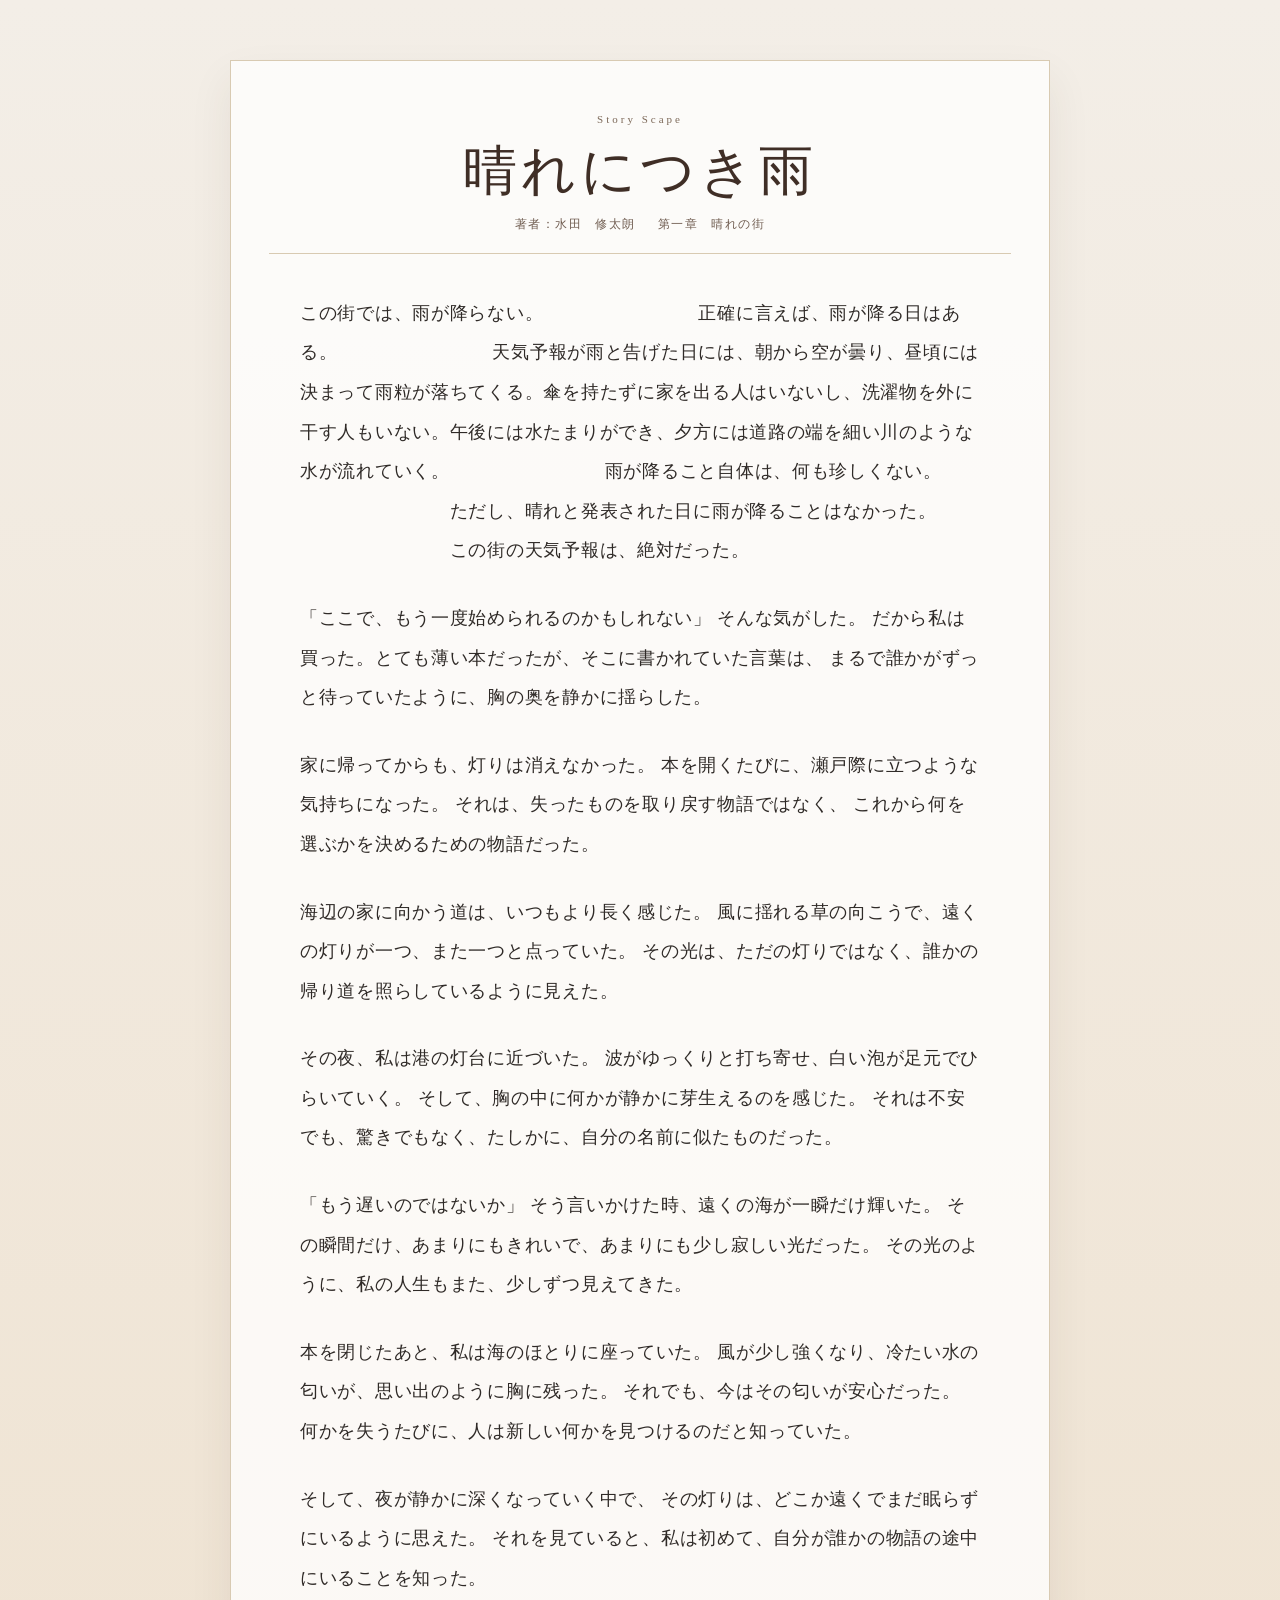
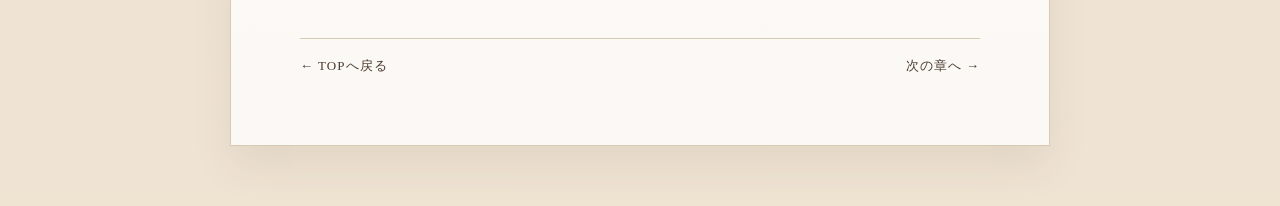
<file: genre=hare1.html>
<!DOCTYPE html>
<html lang="ja">

<head>
    <meta charset="UTF-8">
    <meta name="viewport" content="width=device-width, initial-scale=1.0">
    <title>海辺の小さな灯り | Story Scape</title>
    <link rel="stylesheet" href="style.css">
</head>

<body class="story-body">

    <div class="story-page">

        <header class="story-header">
            <p class="story-kicker">Story Scape</p>
            <h1>晴れにつき雨</h1>
            <div class="story-meta">
            <span>著者：水田　修太朗</span>
            <span>第一章　晴れの街</span>
            </div>
        </header>

        <main class="story-content">
            <p>
             この街では、雨が降らない。
　　　　　　　　正確に言えば、雨が降る日はある。
　　　　　　　　天気予報が雨と告げた日には、朝から空が曇り、昼頃には決まって雨粒が落ちてくる。傘を持たずに家を出る人はいないし、洗濯物を外に干す人もいない。午後には水たまりができ、夕方には道路の端を細い川のような水が流れていく。
　　　　　　　　雨が降ること自体は、何も珍しくない。
　　　　　　　　ただし、晴れと発表された日に雨が降ることはなかった。
　　　　　　　　この街の天気予報は、絶対だった。
            </p>

            <p>
                「ここで、もう一度始められるのかもしれない」
                そんな気がした。
                だから私は買った。とても薄い本だったが、そこに書かれていた言葉は、
                まるで誰かがずっと待っていたように、胸の奥を静かに揺らした。
            </p>

            <p>
                家に帰ってからも、灯りは消えなかった。
                本を開くたびに、瀬戸際に立つような気持ちになった。
                それは、失ったものを取り戻す物語ではなく、
                これから何を選ぶかを決めるための物語だった。
            </p>

            <p>
                海辺の家に向かう道は、いつもより長く感じた。
                風に揺れる草の向こうで、遠くの灯りが一つ、また一つと点っていた。
                その光は、ただの灯りではなく、誰かの帰り道を照らしているように見えた。
            </p>

            <p>
                その夜、私は港の灯台に近づいた。
                波がゆっくりと打ち寄せ、白い泡が足元でひらいていく。
                そして、胸の中に何かが静かに芽生えるのを感じた。
                それは不安でも、驚きでもなく、たしかに、自分の名前に似たものだった。
            </p>

            <p>
                「もう遅いのではないか」
                そう言いかけた時、遠くの海が一瞬だけ輝いた。
                その瞬間だけ、あまりにもきれいで、あまりにも少し寂しい光だった。
                その光のように、私の人生もまた、少しずつ見えてきた。
            </p>

            <p>
                本を閉じたあと、私は海のほとりに座っていた。
                風が少し強くなり、冷たい水の匂いが、思い出のように胸に残った。
                それでも、今はその匂いが安心だった。
                何かを失うたびに、人は新しい何かを見つけるのだと知っていた。
            </p>

            <p>
                そして、夜が静かに深くなっていく中で、
                その灯りは、どこか遠くでまだ眠らずにいるように思えた。
                それを見ていると、私は初めて、自分が誰かの物語の途中にいることを知った。
            </p>
        </main>

        <nav class="story-nav" aria-label="物語の移動">
            <a href="index.html">← TOPへ戻る</a>
            <a href="#">次の章へ →</a>
        </nav>

    </div>

</body>

</html>
</file>
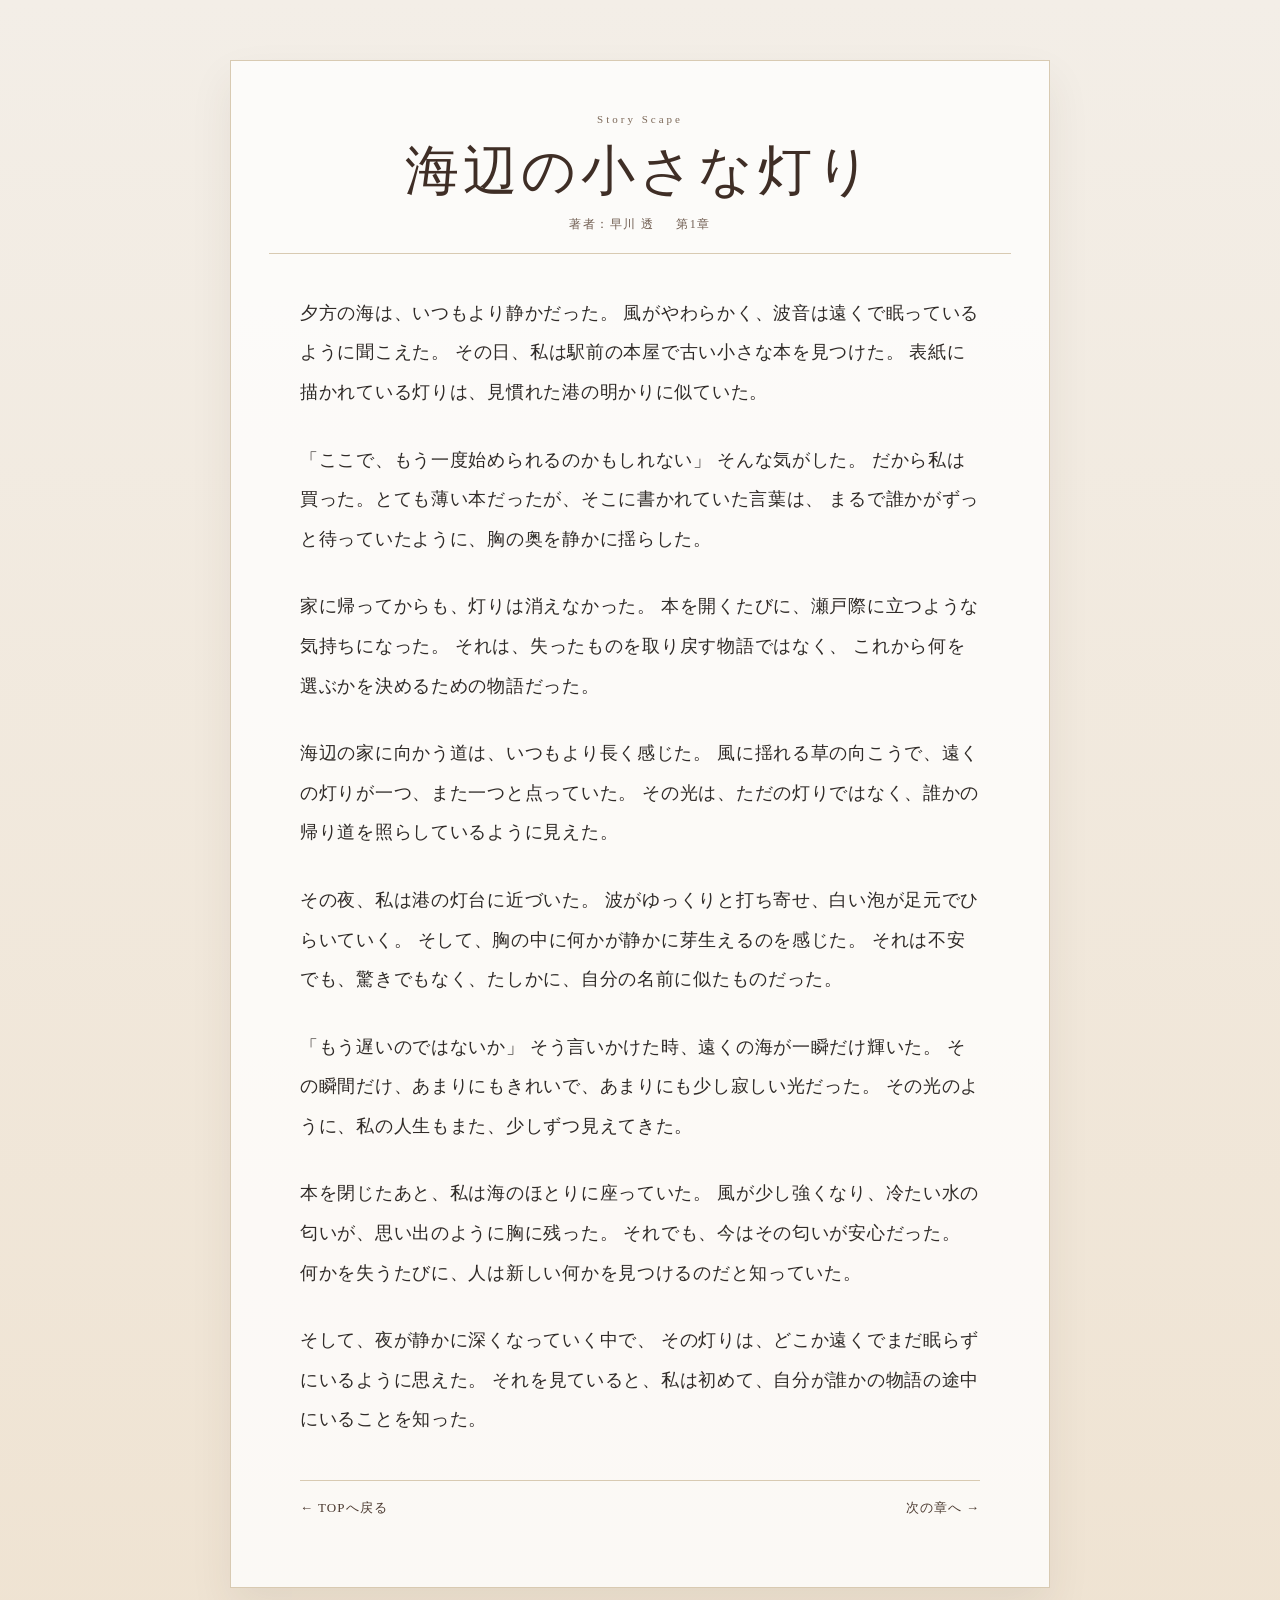
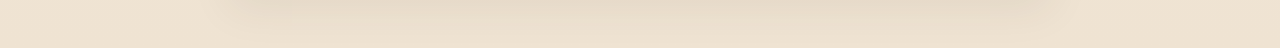
<file: genre=hare2.html>
<!DOCTYPE html>
<html lang="ja">

<head>
    <meta charset="UTF-8">
    <meta name="viewport" content="width=device-width, initial-scale=1.0">
    <title>海辺の小さな灯り | Story Scape</title>
    <link rel="stylesheet" href="style.css">
</head>

<body class="story-body">

    <div class="story-page">

        <header class="story-header">
            <p class="story-kicker">Story Scape</p>
            <h1>海辺の小さな灯り</h1>
            <div class="story-meta">
                <span>著者：早川 透</span>
                <span>第1章</span>
            </div>
        </header>

        <main class="story-content">
            <p>
                夕方の海は、いつもより静かだった。
                風がやわらかく、波音は遠くで眠っているように聞こえた。
                その日、私は駅前の本屋で古い小さな本を見つけた。
                表紙に描かれている灯りは、見慣れた港の明かりに似ていた。
            </p>

            <p>
                「ここで、もう一度始められるのかもしれない」
                そんな気がした。
                だから私は買った。とても薄い本だったが、そこに書かれていた言葉は、
                まるで誰かがずっと待っていたように、胸の奥を静かに揺らした。
            </p>

            <p>
                家に帰ってからも、灯りは消えなかった。
                本を開くたびに、瀬戸際に立つような気持ちになった。
                それは、失ったものを取り戻す物語ではなく、
                これから何を選ぶかを決めるための物語だった。
            </p>

            <p>
                海辺の家に向かう道は、いつもより長く感じた。
                風に揺れる草の向こうで、遠くの灯りが一つ、また一つと点っていた。
                その光は、ただの灯りではなく、誰かの帰り道を照らしているように見えた。
            </p>

            <p>
                その夜、私は港の灯台に近づいた。
                波がゆっくりと打ち寄せ、白い泡が足元でひらいていく。
                そして、胸の中に何かが静かに芽生えるのを感じた。
                それは不安でも、驚きでもなく、たしかに、自分の名前に似たものだった。
            </p>

            <p>
                「もう遅いのではないか」
                そう言いかけた時、遠くの海が一瞬だけ輝いた。
                その瞬間だけ、あまりにもきれいで、あまりにも少し寂しい光だった。
                その光のように、私の人生もまた、少しずつ見えてきた。
            </p>

            <p>
                本を閉じたあと、私は海のほとりに座っていた。
                風が少し強くなり、冷たい水の匂いが、思い出のように胸に残った。
                それでも、今はその匂いが安心だった。
                何かを失うたびに、人は新しい何かを見つけるのだと知っていた。
            </p>

            <p>
                そして、夜が静かに深くなっていく中で、
                その灯りは、どこか遠くでまだ眠らずにいるように思えた。
                それを見ていると、私は初めて、自分が誰かの物語の途中にいることを知った。
            </p>
        </main>

        <nav class="story-nav" aria-label="物語の移動">
            <a href="index.html">← TOPへ戻る</a>
            <a href="#">次の章へ →</a>
        </nav>

    </div>

</body>

</html>
</file>
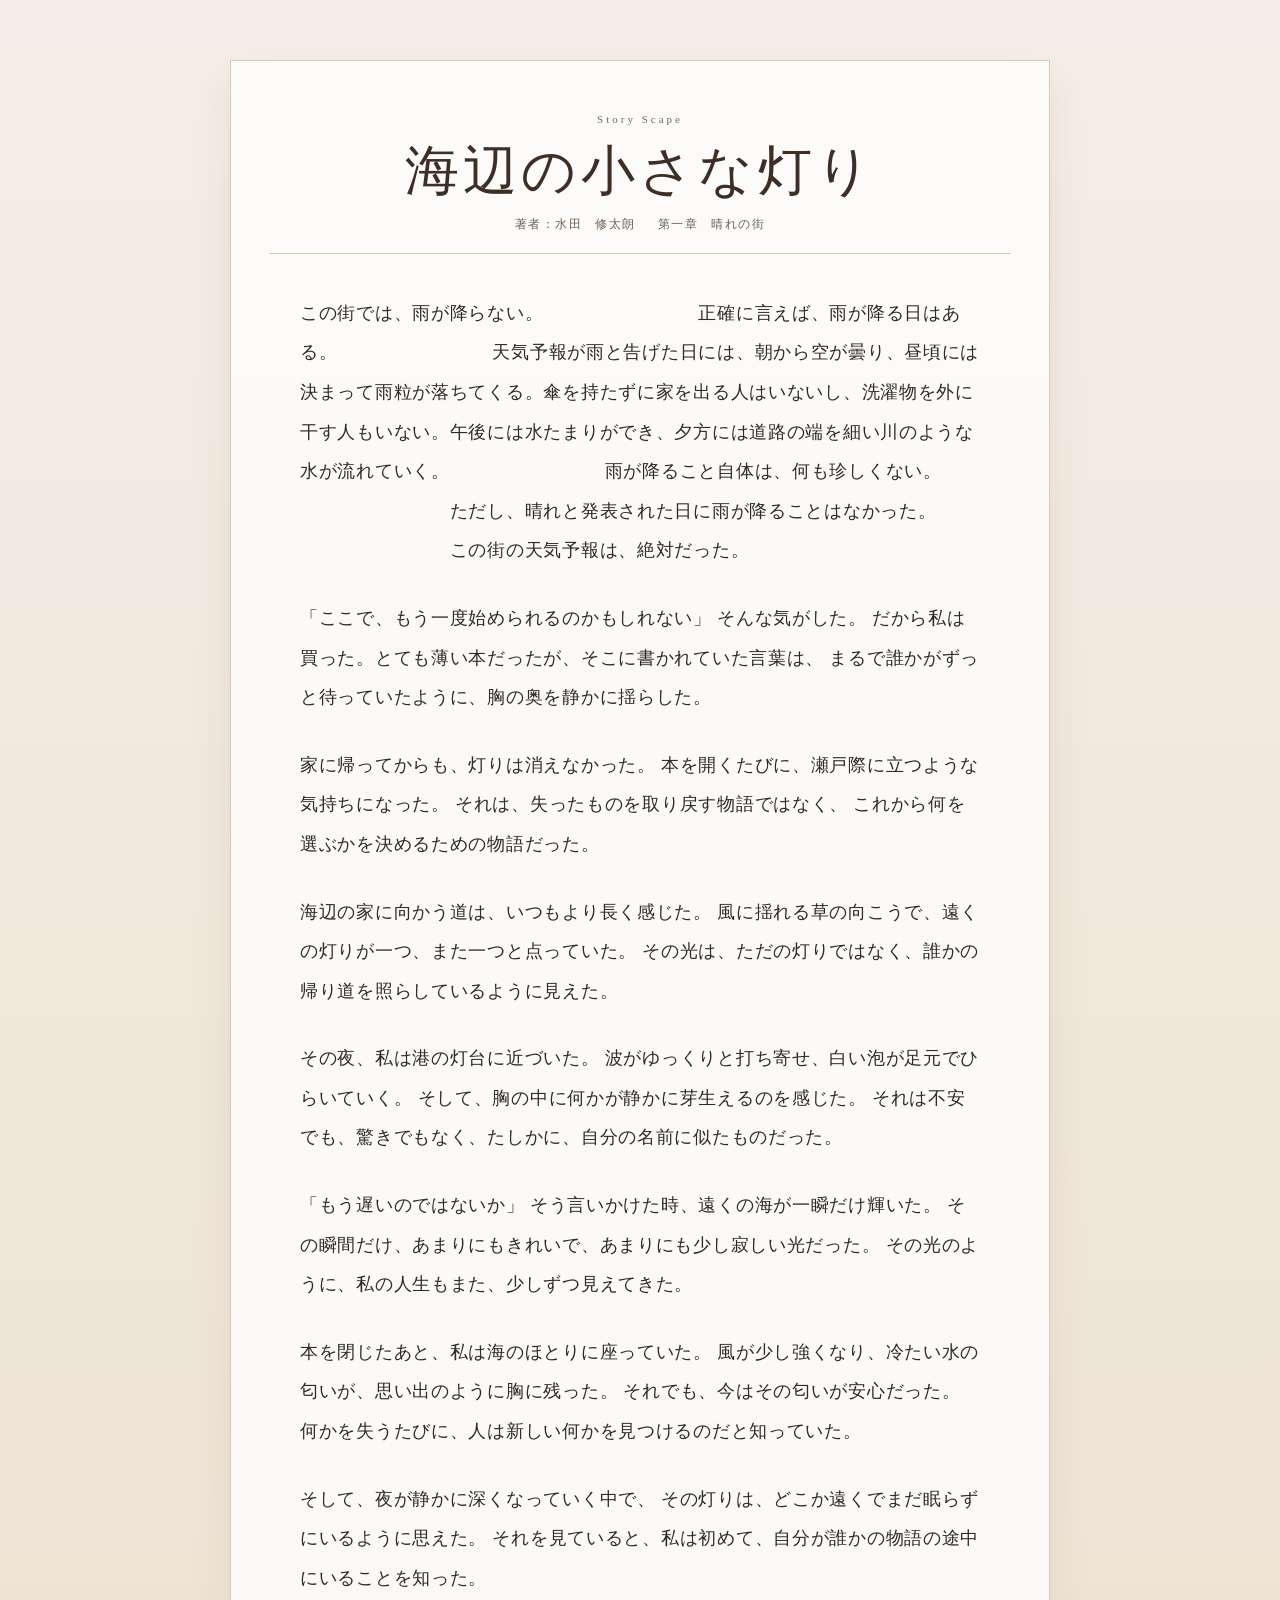
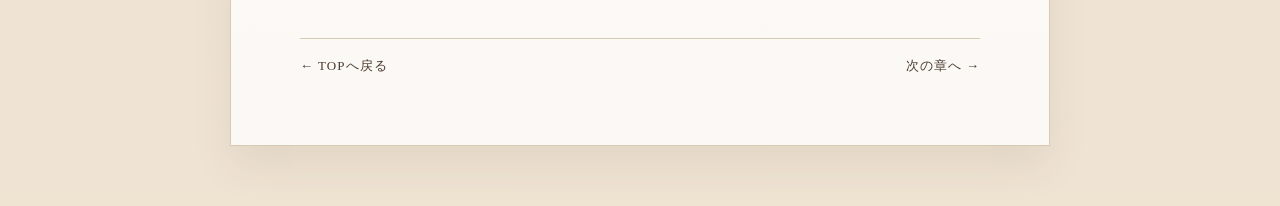
<file: genre=love1.html>
<!DOCTYPE html>
<html lang="ja">

<head>
    <meta charset="UTF-8">
    <meta name="viewport" content="width=device-width, initial-scale=1.0">
    <title>海辺の小さな灯り | Story Scape</title>
    <link rel="stylesheet" href="style.css">
</head>

<body class="story-body">

    <div class="story-page">

        <header class="story-header">
            <p class="story-kicker">Story Scape</p>
            <h1>海辺の小さな灯り</h1>
            <div class="story-meta">
                <span>著者：水田　修太朗</span>
                <span>第一章　晴れの街</span>
            </div>
        </header>

        <main class="story-content">
            <p>
             この街では、雨が降らない。
　　　　　　　　正確に言えば、雨が降る日はある。
　　　　　　　　天気予報が雨と告げた日には、朝から空が曇り、昼頃には決まって雨粒が落ちてくる。傘を持たずに家を出る人はいないし、洗濯物を外に干す人もいない。午後には水たまりができ、夕方には道路の端を細い川のような水が流れていく。
　　　　　　　　雨が降ること自体は、何も珍しくない。
　　　　　　　　ただし、晴れと発表された日に雨が降ることはなかった。
　　　　　　　　この街の天気予報は、絶対だった。

            </p>

            <p>
                「ここで、もう一度始められるのかもしれない」
                そんな気がした。
                だから私は買った。とても薄い本だったが、そこに書かれていた言葉は、
                まるで誰かがずっと待っていたように、胸の奥を静かに揺らした。
            </p>

            <p>
                家に帰ってからも、灯りは消えなかった。
                本を開くたびに、瀬戸際に立つような気持ちになった。
                それは、失ったものを取り戻す物語ではなく、
                これから何を選ぶかを決めるための物語だった。
            </p>

            <p>
                海辺の家に向かう道は、いつもより長く感じた。
                風に揺れる草の向こうで、遠くの灯りが一つ、また一つと点っていた。
                その光は、ただの灯りではなく、誰かの帰り道を照らしているように見えた。
            </p>

            <p>
                その夜、私は港の灯台に近づいた。
                波がゆっくりと打ち寄せ、白い泡が足元でひらいていく。
                そして、胸の中に何かが静かに芽生えるのを感じた。
                それは不安でも、驚きでもなく、たしかに、自分の名前に似たものだった。
            </p>

            <p>
                「もう遅いのではないか」
                そう言いかけた時、遠くの海が一瞬だけ輝いた。
                その瞬間だけ、あまりにもきれいで、あまりにも少し寂しい光だった。
                その光のように、私の人生もまた、少しずつ見えてきた。
            </p>

            <p>
                本を閉じたあと、私は海のほとりに座っていた。
                風が少し強くなり、冷たい水の匂いが、思い出のように胸に残った。
                それでも、今はその匂いが安心だった。
                何かを失うたびに、人は新しい何かを見つけるのだと知っていた。
            </p>

            <p>
                そして、夜が静かに深くなっていく中で、
                その灯りは、どこか遠くでまだ眠らずにいるように思えた。
                それを見ていると、私は初めて、自分が誰かの物語の途中にいることを知った。
            </p>
        </main>

        <nav class="story-nav" aria-label="物語の移動">
            <a href="index.html">← TOPへ戻る</a>
            <a href="#">次の章へ →</a>
        </nav>

    </div>

</body>

</html>
</file>
<file: style.css>
/* ==================================================
   リセット
================================================== */

* {
    margin: 0;
    padding: 0;
    box-sizing: border-box;
}

html {
    scroll-behavior: smooth;
}

body {
    background-color: #e5e5e5;
    color: #292929;

    font-family:
        "Hiragino Mincho ProN",
        "Yu Mincho",
        "YuMincho",
        serif;
}


/* ==================================================
   サイト全体
================================================== */

.site-wrapper {
    position: relative;

    width: 100%;
    max-width: 1200px;

    margin: 0 auto;
    padding: 20px;

    /* display: flex; */
    /* align-items: flex-start; */
    gap: 30px;
}


/* ==================================================
   左側メイン
================================================== */

.main-content {
    /* width: calc(100% - 450px); */
    width: 100%;

    background-color: #f8f3e7;

    overflow: hidden;
}


/* ==================================================
   TOP
================================================== */

.top-section {
    position: relative;

    width: 100%;
    height: 300px;

    overflow: hidden;
}

.top-image {
    width: 100%;
    height: 100%;

    display: block;

    object-fit: cover;
}

.top-section::after {
    content: "";

    position: absolute;
    inset: 0;

    background:
        linear-gradient(
            rgba(255, 255, 255, 0.70),
            rgba(255, 255, 255, 0.50)
        );

    pointer-events: none;
}


/* ==================================================
   TOP文字
================================================== */

.top-text {
    position: absolute;

    z-index: 2;

    top: 50%;
    left: 50%;

    transform:
        translate(-50%, -50%);

    width: 100%;

    text-align: center;

    color: #7a4a2d;
}

.top-text h1 {
    font-family:
        Georgia,
        "Times New Roman",
        serif;

    font-size: 60px;
    font-weight: 400;

    letter-spacing: 1px;

    margin-bottom: 10px;
    color: #7a4a2d;
}

.top-text p {
    font-size: 12px;

    letter-spacing: 1px;
    color: #7a4a2d;
}


/* ==================================================
   サイト概要
================================================== */

.about-section {
    position: relative;

    margin: 10px;
    padding: 10px;

    background-color: #f8f5ef;

    border:
        1px solid #d8d0c5;
}

.about-inner {
    position: relative;

    padding:
        35px 25px 40px;

    border:
        1px solid #ddd6cb;
}

.section-heading {
    display: flex;

    align-items: center;
    justify-content: center;

    gap: 15px;

    margin-bottom: 25px;
}

.section-heading span {
    display: block;

    width: 45px;
    height: 1px;

    background-color: #777;
}

.section-heading h2 {
    font-size: 25px;

    font-weight: 400;

    letter-spacing: 3px;
}

.about-text {
    font-size: 12px;

    line-height: 2;

    letter-spacing: 0.5px;
}

.about-text p {
    margin-bottom: 14px;
}

.about-text p:last-child {
    margin-bottom: 0;
}

.about-emphasis {
    margin-top: 25px;

    font-size: 12px;
}


/* ==================================================
   葉っぱ装飾
================================================== */

.leaf-decoration {
    position: absolute;

    z-index: 3;

    color: #aaa092;

    font-size: 55px;

    opacity: 0.6;
}

.leaf-left {
    top: -4px;
    left: 2px;

    transform:
        rotate(-25deg);
}

.leaf-right {
    right: 0;
    bottom: -5px;

    transform:
        rotate(155deg);
}


/* ==================================================
   ジャンル一覧
================================================== */

.genre-section {
    position: relative;

    width: 100%;

    min-height: 730px;

    overflow: hidden;
}

.genre-background {
    position: absolute;

    z-index: 0;

    inset: 0;

    width: 100%;
    height: 100%;

    object-fit: cover;
    object-position: center;
}

.genre-overlay {
    position: absolute;

    z-index: 1;

    inset: 0;

    background:
        rgba(25, 35, 35, 0.25);
}

.genre-content {
    position: relative;

    z-index: 2;

    padding:
        90px 20px 50px;
}

.genre-heading {
    display: flex;

    align-items: center;
    justify-content: center;

    gap: 15px;

    margin-bottom: 65px;
}

.genre-heading span {
    width: 40px;
    height: 1px;

    background-color: #ffffff;

    opacity: 0.8;
}

.genre-heading h2 {
    color: white;

    font-size: 27px;

    font-weight: 400;

    letter-spacing: 5px;

    text-shadow:
        0 2px 5px rgba(0, 0, 0, 0.5);
}


/* ==================================================
   ジャンルカード
================================================== */

.genre-grid {
    display: grid;

    grid-template-columns:
        repeat(3, 1fr);

    gap: 20px;

    max-width: 440px;

    margin: 0 auto;
}

.genre-card {
    position: relative;

    height: 140px;

    display: flex;

    flex-direction: column;

    justify-content: center;
    align-items: center;

    text-decoration: none;

    color: #333;

    background:
        rgba(255, 255, 255, 0.86);

    border:
        1px solid rgba(255, 255, 255, 0.9);

    border-radius: 15px;

    box-shadow:
        0 3px 10px
        rgba(0, 0, 0, 0.15);

    transition:
        0.3s ease;
}

.genre-icon {
    margin-bottom: 10px;

    font-size: 25px;

    color: #817667;
}

.genre-card span {
    font-size: 13px;

    letter-spacing: 2px;
}

.genre-card:hover {
    transform:
        translateY(-7px);

    background:
        rgba(255, 255, 255, 0.97);

    box-shadow:
        0 8px 18px
        rgba(0, 0, 0, 0.2);
}


/* ==================================================
   作品一覧
================================================== */

.works-section {
    background-color: #f8f3e7;

    padding-bottom: 60px;
}

.works-heading {
    position: relative;

    display: flex;

    justify-content: center;
    align-items: center;

    gap: 15px;

    padding:
        55px 25px 45px;
}

.works-heading > span {
    width: 45px;
    height: 1px;

    background-color: #958c7d;
}

.works-heading h2 {
    font-size: 27px;

    font-weight: 400;

    letter-spacing: 4px;
}

.works-decoration {
    position: absolute;

    left: 25px;
    top: 15px;

    font-size: 50px;

    color: #aaa092;

    opacity: 0.7;

    transform:
        rotate(-20deg);
}

.works-decoration.right {
    left: auto;

    right: 25px;

    transform:
        rotate(160deg);
}


/* ==================================================
   作品カード
================================================== */

.works-grid {
    display: grid;

    grid-template-columns:
        repeat(2, 1fr);

    gap: 25px;

    padding:
        0 25px;
}

.work-card {
    display: block;

    background-color: white;

    color: #292929;

    text-decoration: none;

    box-shadow:
        0 2px 8px
        rgba(0, 0, 0, 0.08);

    transition:
        0.3s ease;
}

.work-card:hover {
    transform:
        translateY(-6px);

    box-shadow:
        0 8px 18px
        rgba(0, 0, 0, 0.14);
}

.work-image {
    width: 100%;

    height: 220px;

    overflow: hidden;
}

.work-image img {
    width: 100%;
    height: 100%;

    object-fit: cover;

    display: block;

    transition:
        transform 0.4s ease;
}

.work-card:hover img {
    transform:
        scale(1.04);
}

.work-info {
    padding: 15px;
}

.work-info h3 {
    font-size: 15px;

    font-weight: 400;

    margin-bottom: 6px;
}

.work-info p {
    font-size: 11px;

    color: #777;

    margin-bottom: 7px;
}

.work-info small {
    display: inline-block;

    font-size: 9px;

    color: #817667;

    border:
        1px solid #c9c0b4;

    padding:
        3px 7px;
}


/* ==================================================
   フッター
================================================== */

footer {
    padding: 35px;

    text-align: center;

    background-color: #eee7da;
}

footer p {
    font-family:
        Georgia,
        serif;

    font-size: 10px;

    letter-spacing: 2px;

    color: #777;
}

/* ==================================================
   小説ページ
================================================== */

.story-body {
    background:
        linear-gradient(180deg, #f3eee7 0%, #efe3d2 100%);
    color: #2d241f;
}

.story-page {
    max-width: 820px;
    margin: 60px auto;
    padding: 52px 38px 70px;
    background: rgba(255, 255, 255, 0.78);
    border: 1px solid #d8cab2;
    box-shadow: 0 20px 40px rgba(68, 52, 35, 0.08);
}

.story-header {
    text-align: center;
    margin-bottom: 40px;
    padding-bottom: 20px;
    border-bottom: 1px solid #d8cab2;
}

.story-kicker {
    font-size: 11px;
    letter-spacing: 3px;
    color: #7c6858;
    margin-bottom: 14px;
}

.story-header h1 {
    font-size: clamp(32px, 5vw, 54px);
    font-weight: 400;
    letter-spacing: 0.08em;
    color: #3f2e26;
    line-height: 1.2;
    margin-bottom: 12px;
}

.story-meta {
    display: flex;
    justify-content: center;
    gap: 22px;
    font-size: 12px;
    letter-spacing: 0.12em;
    color: #705d51;
}

.story-content {
    max-width: 680px;
    margin: 0 auto;
}

.story-content p {
    font-size: 18px;
    line-height: 2.2;
    letter-spacing: 0.04em;
    margin-bottom: 28px;
    color: #2f2a27;
}

.story-nav {
    max-width: 680px;
    margin: 40px auto 0;
    padding-top: 18px;
    border-top: 1px solid #d8cab2;
    display: flex;
    justify-content: space-between;
    gap: 16px;
}

.story-nav a {
    color: #4b3a30;
    text-decoration: none;
    font-size: 13px;
    letter-spacing: 0.08em;
}

.story-nav a:hover {
    text-decoration: underline;
}

@media screen and (max-width: 550px) {
    .story-page {
        margin: 20px 12px;
        padding: 32px 20px 44px;
    }

    .story-content p {
        font-size: 16px;
        line-height: 1.9;
    }

    .story-meta {
        flex-direction: column;
        gap: 8px;
    }

    .story-nav {
        flex-direction: column;
        align-items: flex-start;
    }
}

/* ==================================================
   ジャンル別ページ
================================================== */

.genre-page-shell {
    padding: 32px 20px 60px;
    background: linear-gradient(180deg, #f7f0e7 0%, #efe4d2 100%);
}

.genre-page-header {
    position: relative;
    overflow: hidden;
    min-height: 260px;
    margin-bottom: 28px;
    border: 1px solid #d9cab2;
    box-shadow: 0 16px 32px rgba(63, 47, 35, 0.08);
}

.genre-page-header::before {
    content: "";
    position: absolute;
    inset: 0;
    background: linear-gradient(135deg, rgba(37, 26, 20, 0.28), rgba(78, 56, 43, 0.18));
}

.genre-page-hero {
    position: absolute;
    inset: 0;
    width: 100%;
    height: 100%;
    object-fit: cover;
    display: block;
    filter: saturate(0.8) contrast(1.1);
}

.genre-page-info {
    position: relative;
    z-index: 1;
    display: flex;
    flex-direction: column;
    justify-content: center;
    min-height: 260px;
    padding: 42px 30px;
    color: #fdfaf5;
}

.genre-page-kicker {
    font-size: 12px;
    letter-spacing: 0.24em;
    margin-bottom: 16px;
    opacity: 0.9;
}

.genre-page-info h1 {
    font-size: clamp(34px, 5vw, 58px);
    font-weight: 400;
    letter-spacing: 0.08em;
    margin-bottom: 10px;
}

.genre-page-info p {
    max-width: 620px;
    font-size: 14px;
    line-height: 1.8;
    letter-spacing: 0.06em;
    opacity: 0.95;
}

.genre-page-body {
    max-width: 980px;
    margin: 0 auto;
    padding: 10px 0 0;
}

.genre-page-back {
    margin-bottom: 24px;
}

.genre-page-back a {
    display: inline-block;
    padding: 10px 18px;
    text-decoration: none;
    color: #4d3a2f;
    border: 1px solid #cbbca8;
    background: rgba(255, 255, 255, 0.62);
    letter-spacing: 0.08em;
    transition: 0.3s ease;
}

.genre-page-back a:hover {
    transform: translateY(-2px);
    box-shadow: 0 8px 18px rgba(63, 47, 35, 0.08);
}

.genre-works-grid {
    display: grid;
    grid-template-columns: repeat(2, minmax(220px, 1fr));
    gap: 22px;
}

.genre-work-card {
    display: block;
    background: rgba(255, 255, 255, 0.82);
    color: #2a241f;
    text-decoration: none;
    border: 1px solid #dccbb3;
    box-shadow: 0 10px 20px rgba(63, 47, 35, 0.05);
    transition: 0.3s ease;
}

.genre-work-card:hover {
    transform: translateY(-6px);
    box-shadow: 0 18px 28px rgba(63, 47, 35, 0.12);
}

.genre-work-image {
    height: 220px;
    overflow: hidden;
}

.genre-work-image img {
    width: 100%;
    height: 100%;
    object-fit: cover;
    display: block;
}

.genre-work-info {
    padding: 18px 18px 20px;
}

.genre-work-info h2 {
    font-size: 20px;
    font-weight: 400;
    margin-bottom: 8px;
}

.genre-work-info p {
    font-size: 12px;
    color: #786a5f;
    margin-bottom: 10px;
}

.genre-work-info small {
    display: inline-block;
    padding: 4px 8px;
    border: 1px solid #d1c0a3;
    color: #6a5647;
    font-size: 10px;
    letter-spacing: 0.08em;
}

@media screen and (max-width: 700px) {
    .genre-works-grid {
        grid-template-columns: 1fr;
    }
}


/* ==================================================
   右側サイドパネル
================================================== */

.side-panel {
    position: fixed;
    z-index: 100;
    top: 0;
    left: 50%;
    width: 100%;
    max-width: 1200px;
    height: 100vh;
    flex-shrink: 0;
    min-height: 970px;
    background-color: rgba(255, 255, 255, 0.8);
    box-shadow:
        0 0 5px
        rgba(0, 0, 0, 0.05);
    display: none;
    transform: translateX(-50%);
    overflow-y: auto;
}

/* activeクラスが付いたらメニュー表示 */
.side-panel.active {
    display: block;
}

/* 右端のメニューボタン */
.menu-button {
    position: fixed;
    z-index: 110;
    top: 20px;
    right: calc((100vw - min(1200px, 100vw - 40px)) / 2 + 18px);

    width: 58px;
    height: 58px;

    padding: 0;

    overflow: hidden;

    border: 2px solid #ffffff;
    border-radius: 8px;

    background-color: #ffffff;
    box-shadow: 0 2px 8px rgba(0, 0, 0, 0.2);

    cursor: pointer;
}

.menu-icon {
    display: flex;

    flex-direction: column;
    gap: 5px;

    align-items: center;
}

.menu-icon span {
    display: block;

    width: 24px;
    height: 2px;

    background-color: #06fa26;
}

.sr-only {
    position: absolute;
    width: 1px;
    height: 1px;
    padding: 0;
    margin: -1px;
    overflow: hidden;
    clip: rect(0, 0, 0, 0);
    white-space: nowrap;
    border: 0;
}

/* ==================================================
   右上画像
================================================== */

.side-hero {
    position: relative;

    width: 100%;

    height: 250px;

    overflow: hidden;
}

.side-hero img {
    width: 100%;
    height: 100%;

    object-fit: cover;

    display: block;
}


/* ==================================================
   右画像の文字
================================================== */

.side-copy {
    position: absolute;

    top: 38px;
    left: 35px;

    padding: 10px 14px;

    color: #7c7c7c;

    background: transparent;
    border-radius: 0;

    text-shadow: none;
}

.side-copy p {
    font-size: 18px;

    line-height: 1.6;

    letter-spacing: 2px;
    font-weight: 600;
}


/* ==================================================
   サイドメニュー
================================================== */

.side-navigation {
    padding:
        30px 35px 0;
}

.side-navigation a {
    display: flex;

    justify-content: space-between;
    align-items: center;

    height: 58px;

    border-bottom:
        1px solid #333;

    color: #333;

    text-decoration: none;

    font-family:
        Georgia,
        "Times New Roman",
        serif;

    font-size: 13px;

    letter-spacing: 3px;

    transition:
        0.25s ease;
}

.side-navigation a:first-child {
    border-top:
        1px solid #333;
}

.side-navigation b {
    font-size: 20px;

    font-weight: 300;

    transition:
        0.25s ease;
}

.side-navigation a:hover {
    padding-left: 10px;
}

.side-navigation a:hover b {
    transform:
        translateX(5px);
}


/* ==================================================
   右下の線
================================================== */

.side-bottom-line {
    width:
        calc(100% - 70px);

    height: 1px;

    background-color: #333;

    margin:
        35px auto 0;
}


/* ==================================================
   PC
================================================== */

@media screen and (min-width: 951px) {

    .site-wrapper {
        max-width: 1200px;
    }

    .main-content {
        /* width: calc(100% - 450px); */
        width: 100%;
    }

    /* .side-panel {
        display: block;
    } */

}


/* ==================================================
   タブレット
================================================== */

@media screen and (max-width: 950px) {

    .site-wrapper {
        display: block;

        max-width: 700px;

        padding: 15px;
    }

    .main-content {
        width: 100%;
    }

    /* .side-panel {
        position: relative;

        top: auto;

        width: 100%;

        min-height: auto;

        margin-top: 30px;
    } */

}


/* ==================================================
   スマートフォン
================================================== */

@media screen and (max-width: 550px) {

    body {
        background-color: white;
    }

    .site-wrapper {
        width: 100%;

        padding: 0;
    }


    /* TOP */

    .top-section {
        height: 260px;
    }

    .top-text h1 {
        font-size: 31px;
    }

    .top-text p {
        font-size: 10px;
    }


    /* サイト概要 */

    .about-section {
        margin: 8px;
    }

    .about-inner {
        padding:
            30px 20px;
    }

    .section-heading h2 {
        font-size: 21px;
    }

    .about-text {
        font-size: 11px;

        line-height: 1.9;
    }


    /* ジャンル */

    .genre-section {
        min-height: 700px;
    }

    .genre-content {
        padding:
            65px 15px 40px;
    }

    .genre-heading {
        margin-bottom: 45px;
    }

    .genre-heading h2 {
        font-size: 22px;
    }

    .genre-heading span {
        width: 30px;
    }

    .genre-grid {
        grid-template-columns:
            repeat(2, 1fr);

        gap: 12px;

        max-width: 100%;
    }

    .genre-card {
        height: 120px;
    }

    .genre-card span {
        font-size: 12px;
    }


    /* 作品 */

    .works-grid {
        grid-template-columns: 1fr;

        padding:
            0 15px;

        gap: 20px;
    }

    .works-heading {
        padding:
            45px 15px 35px;
    }

    .works-heading h2 {
        font-size: 22px;
    }

    .work-image {
        height: 230px;
    }


    /* サイド */

    /* .side-panel {
        width: 100%;

        margin-top: 20px;
    } */

    .side-hero {
        height: 220px;
    }

    .side-copy {
        top: 30px;
        left: 25px;
    }

    .side-copy p {
        font-size: 15px;
    }

    .side-navigation {
        padding:
            20px 25px 0;
    }

    .side-navigation a {
        height: 52px;

        font-size: 12px;
    }

    .side-bottom-line {
        width:
            calc(100% - 50px);
    }


    /* フッター */

    footer {
        padding:
            25px 15px;
    }

}
</file>
